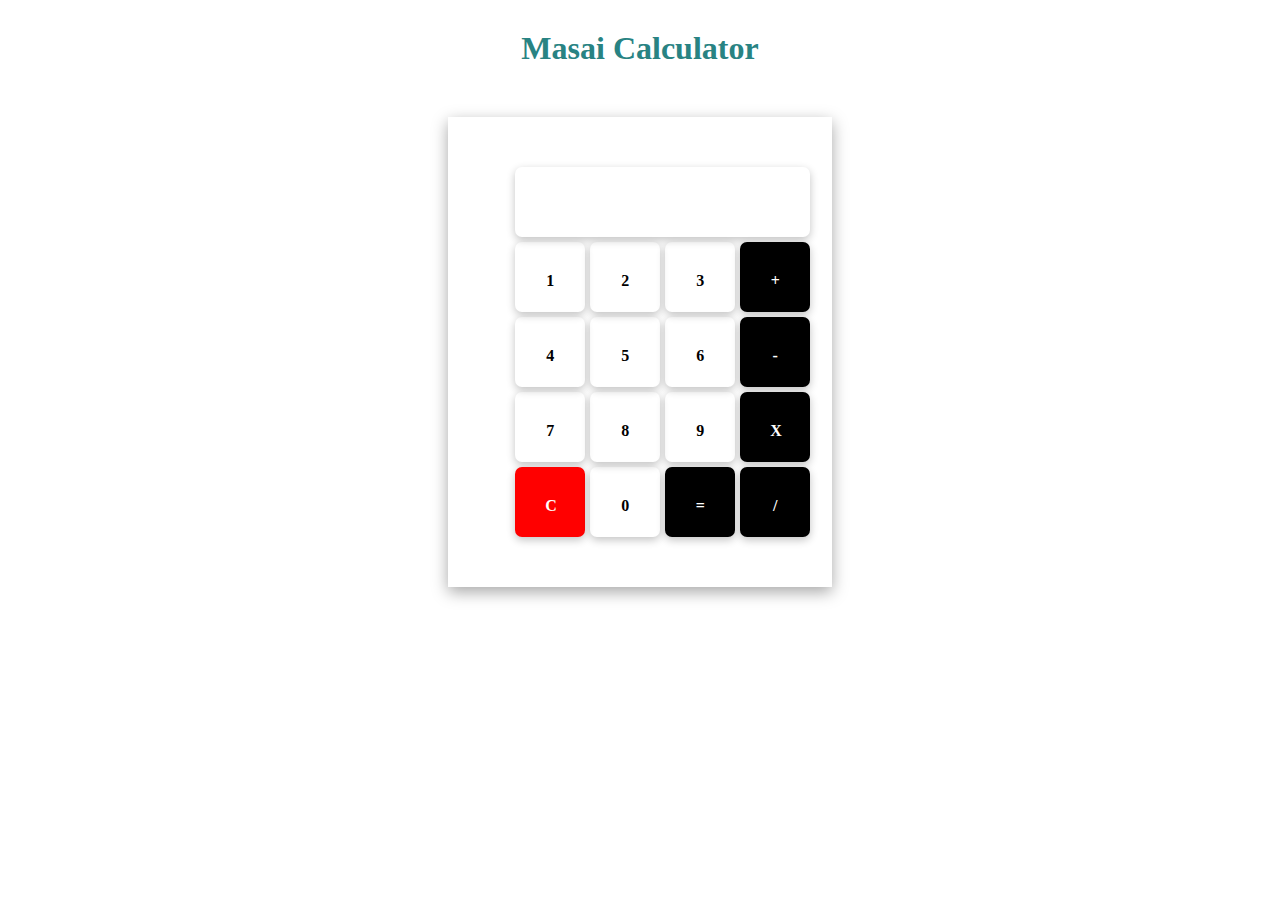
<file: Calculator/index.html>
<!DOCTYPE html>
<html lang="en">
<head>
    <meta charset="UTF-8">
    <meta name="viewport" content="width=device-width, initial-scale=1.0">
    <title>Calculator</title>
    <link rel="stylesheet" href="./style.css">
</head>
<body>
    <h1>Masai Calculator</h1>
    <div class="parent">
        <div class="child1">
            <div class="child"></div>
            <div class="child">1</div>
            <div class="child">2</div>
            <div class="child">3</div>
            <div class="child symbol">+</div>
            <div class="child">4</div>
            <div class="child">5</div>
            <div class="child">6</div>
            <div class="child symbol">-</div>
            <div class="child">7</div>
            <div class="child">8</div>
            <div class="child">9</div>
            <div class="child symbol">X</div>
            <div class="child Clear">C</div>
            <div class="child">0</div>
            <div class="child symbol">=</div>
            <div class="child symbol">/</div>
        </div>
    </div>
</body>
</html>
</file>
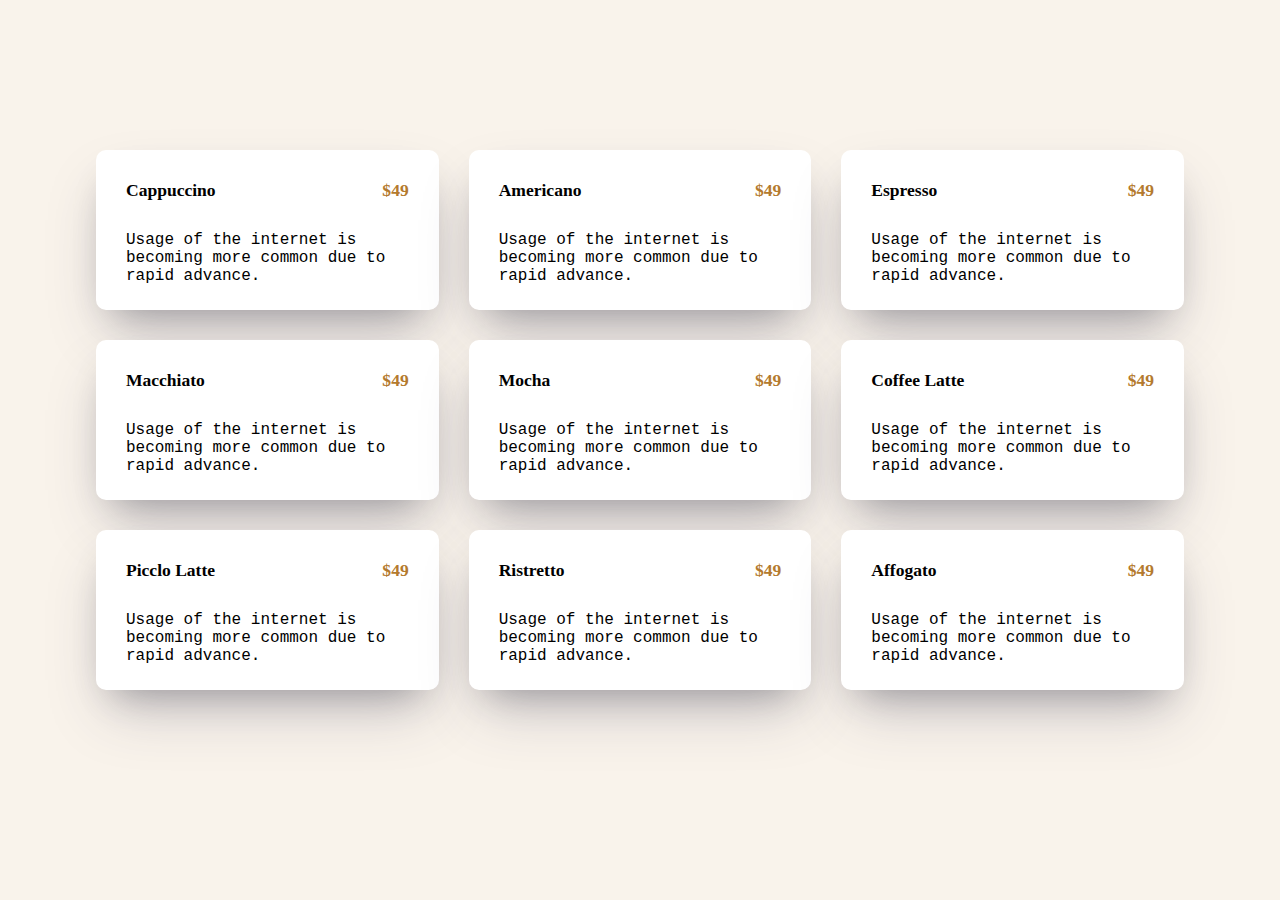
<file: Coffee/index.html>
<!DOCTYPE html>
<html lang="en">
<head>
    <meta charset="UTF-8">
    <meta name="viewport" content="width=device-width, initial-scale=1.0">
    <title>Document</title>
    <link rel="stylesheet" href="./style.css">
</head>
<body>
    <div id="parent">
        <div class="child">
            <div class="heading">
                <h3>Cappuccino</h3>
                <h3 class="dollar">$49</h3>
            </div>
            <p>Usage of the internet is becoming more common due to rapid advance.</p>
        </div>
        <div class="child">
                <div class="heading">
                    <h3>Americano</h3>
                    <h3 class="dollar">$49</h3>
                </div>
                <p>Usage of the internet is becoming more common due to rapid advance.</p>
        </div>
        <div class="child">
            <div class="heading">
                    <h3>Espresso</h3>
                    <h3 class="dollar">$49</h3>
                </div>
                <p>Usage of the internet is becoming more common due to rapid advance.</p>
        </div>
        <div class="child">
            <div class="heading">
                    <h3>Macchiato</h3>
                    <h3 class="dollar">$49</h3>
                </div>
                <p>Usage of the internet is becoming more common due to rapid advance.</p>
        </div>
        <div class="child">
            <div class="heading">
                    <h3>Mocha</h3>
                    <h3 class="dollar">$49</h3>
                </div>
                <p>Usage of the internet is becoming more common due to rapid advance.</p>
        </div>
        <div class="child">
            <div class="heading">
                    <h3>Coffee Latte</h3>
                    <h3 class="dollar">$49</h3>
                </div>
                <p>Usage of the internet is becoming more common due to rapid advance.</p>
        </div>
        <div class="child">
            <div class="heading">
                    <h3>Picclo Latte</h3>
                    <h3 class="dollar">$49</h3>
                </div>
                <p>Usage of the internet is becoming more common due to rapid advance.</p>
        </div>
        <div class="child">
            <div class="heading">
                    <h3>Ristretto</h3>
                    <h3 class="dollar">$49</h3>
                </div>
                <p>Usage of the internet is becoming more common due to rapid advance.</p>
        </div>
        <div class="child">
            <div class="heading">
                    <h3>Affogato</h3>
                    <h3 class="dollar">$49</h3>
                </div>
                <p>Usage of the internet is becoming more common due to rapid advance.</p>
        </div>
    </div>
</body>
</html>
</file>
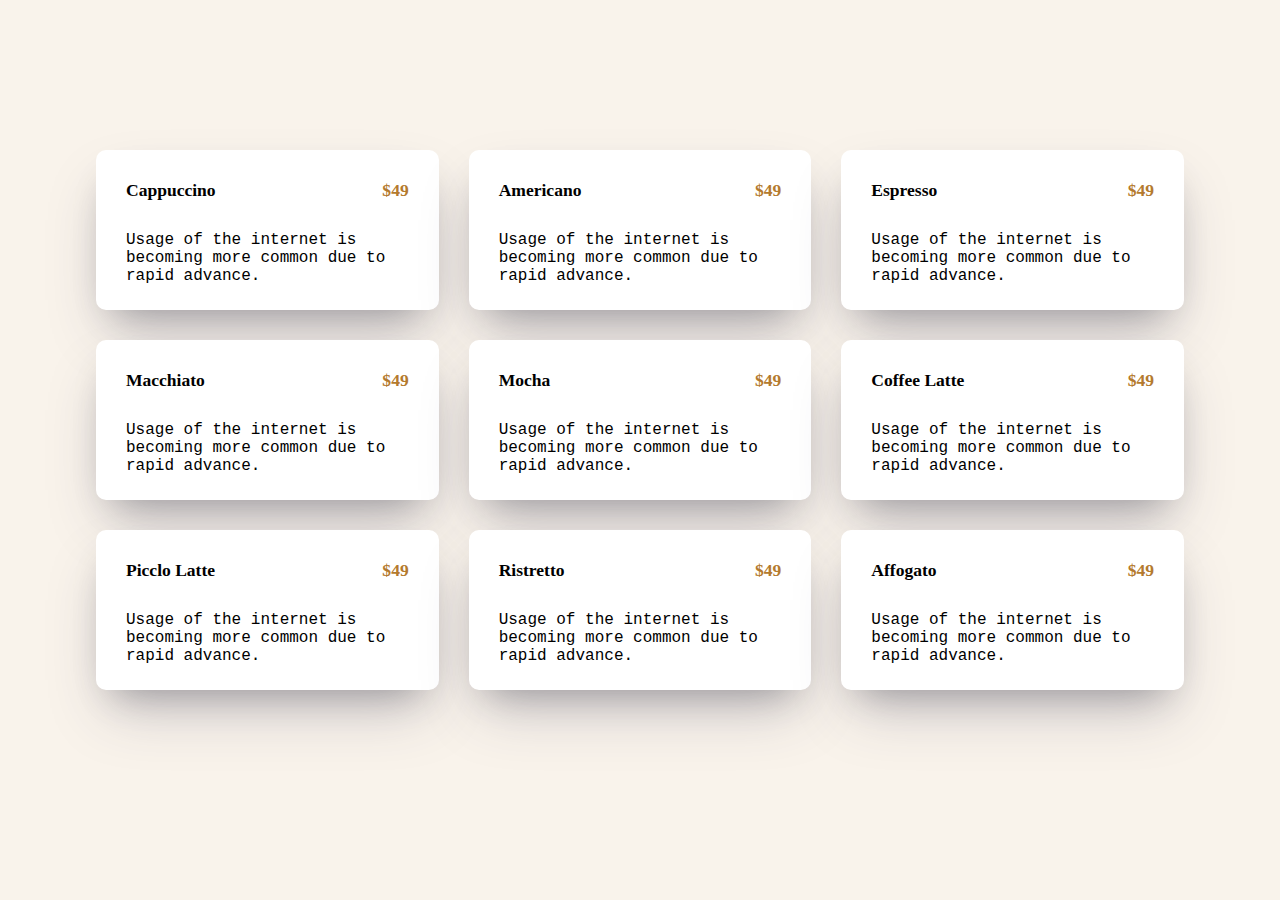
<file: coffee.html>
<!DOCTYPE html>
<html lang="en">
<head>
    <meta charset="UTF-8">
    <meta name="viewport" content="width=device-width, initial-scale=1.0">
    <title>Document</title>
    <style>
        *{
            margin: 0px;
            padding: 0px;
            box-sizing: border-box;
        }
        body{
            background-color: rgb(249, 243, 235);
        }
        #parent{
            width: 85%;
            margin: auto;
            margin-top: 150px;
            display: grid;
            grid-template-columns: repeat(3,1fr);
            gap:30px;
            background-color: rgb(249, 243, 235);
        }
        .child{
            background-color: white;
            border-radius: 10px;
            box-shadow: rgba(50, 50, 93, 0.25) 0px 30px 60px -12px, rgba(0, 0, 0, 0.3) 0px 18px 36px -18px;
        }
        .heading{
            display: flex;
            justify-content: space-between;
            padding:30px;
            font-family: Georgia;
            font-size: 15px;
        }
        .child p{
            padding: 0px 30px 25px 30px;
            font-weight:lighter;
            font-family: "Courier New";
        }
        .dollar{
            color:rgb(180, 122, 46)
        }

        @media all and (min-width:768px) and (max-width:1023px){
            #parent{
                grid-template-columns: repeat(2,1fr);
                width: 85%;
            }
        }

        @media all and (min-width:340px) and (max-width:767px){
            #parent{
                grid-template-columns: repeat(1,1fr);
                width: 85%;
            }
        }

    </style>
</head>
<body>
    <div id="parent">
        <div class="child">
            <div class="heading">
                <h3>Cappuccino</h3>
                <h3 class="dollar">$49</h3>
            </div>
            <p>Usage of the internet is becoming more common due to rapid advance.</p>
        </div>
        <div class="child">
                <div class="heading">
                    <h3>Americano</h3>
                    <h3 class="dollar">$49</h3>
                </div>
                <p>Usage of the internet is becoming more common due to rapid advance.</p>
        </div>
        <div class="child">
            <div class="heading">
                    <h3>Espresso</h3>
                    <h3 class="dollar">$49</h3>
                </div>
                <p>Usage of the internet is becoming more common due to rapid advance.</p>
        </div>
        <div class="child">
            <div class="heading">
                    <h3>Macchiato</h3>
                    <h3 class="dollar">$49</h3>
                </div>
                <p>Usage of the internet is becoming more common due to rapid advance.</p>
        </div>
        <div class="child">
            <div class="heading">
                    <h3>Mocha</h3>
                    <h3 class="dollar">$49</h3>
                </div>
                <p>Usage of the internet is becoming more common due to rapid advance.</p>
        </div>
        <div class="child">
            <div class="heading">
                    <h3>Coffee Latte</h3>
                    <h3 class="dollar">$49</h3>
                </div>
                <p>Usage of the internet is becoming more common due to rapid advance.</p>
        </div>
        <div class="child">
            <div class="heading">
                    <h3>Picclo Latte</h3>
                    <h3 class="dollar">$49</h3>
                </div>
                <p>Usage of the internet is becoming more common due to rapid advance.</p>
        </div>
        <div class="child">
            <div class="heading">
                    <h3>Ristretto</h3>
                    <h3 class="dollar">$49</h3>
                </div>
                <p>Usage of the internet is becoming more common due to rapid advance.</p>
        </div>
        <div class="child">
            <div class="heading">
                    <h3>Affogato</h3>
                    <h3 class="dollar">$49</h3>
                </div>
                <p>Usage of the internet is becoming more common due to rapid advance.</p>
        </div>
    </div>
</body>
</html>
</file>
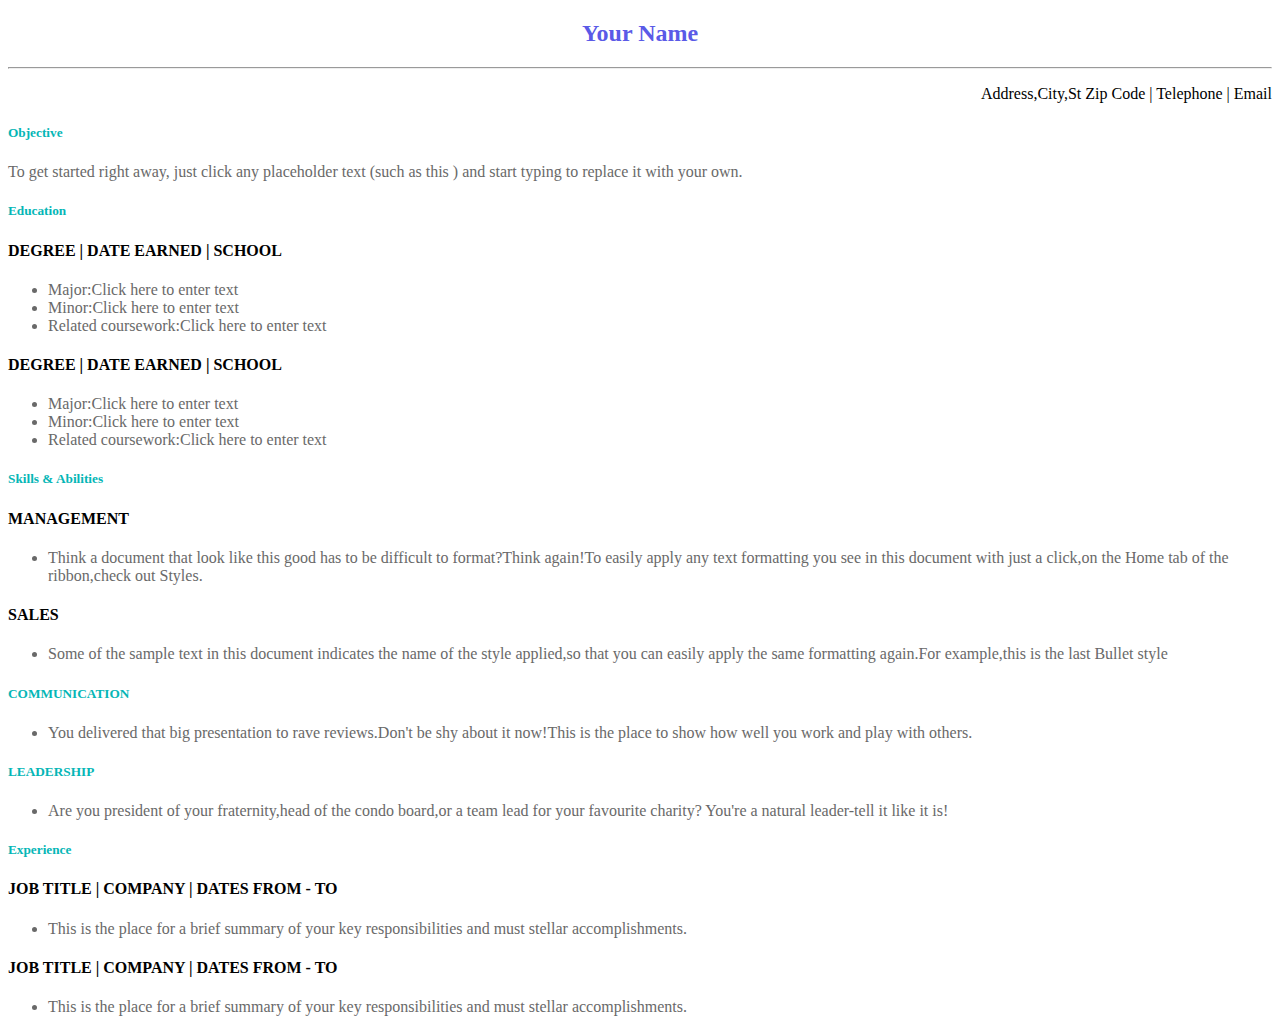
<file: resume.html>
<!DOCTYPE html>
<html lang="en">
<head>
    <title>Document</title>
    <style>
        #heading1{
            text-align: center;
            color:rgb(90, 90, 231);
        }
        #para{
            text-align: end;
        }
        .heading{
            color: rgb(5, 182, 182);
        }
        .light{
            color:dimgray
        }
    </style>
</head>
<body>
    <h2 id="heading1">Your Name</h2>
    <hr class="heading">
    <p id="para">Address,City,St Zip Code | Telephone | Email</p>
    <h5 class="heading">Objective</h5>
    <p class="light">To get started right away, just click any placeholder text (such as this ) and start typing to replace it with your own.</p>
    <h5 class="heading">Education</h5>
    <h4>DEGREE | DATE EARNED | SCHOOL</h4>
    <ul>
        <li class="light">Major:Click here to enter text</li>
        <li class="light">Minor:Click here to enter text</li>
        <li class="light">Related coursework:Click here to enter text</li>
    </ul>
    <h4>DEGREE | DATE EARNED | SCHOOL</h4>
    <ul>
        <li class="light">Major:Click here to enter text</li>
        <li class="light">Minor:Click here to enter text</li>
        <li class="light">Related coursework:Click here to enter text</li>
    </ul>
    <h5 class="heading">Skills & Abilities</h5>
    <h4>MANAGEMENT</h4>
    <ul>
        <li class="light">Think a document that look like this good has to be difficult to format?Think again!To easily apply any text formatting you see in this document with just a click,on the Home tab of the ribbon,check out Styles.</li>
    </ul>
    <h4>SALES</h4>
    <ul>
        <li class="light">Some of the sample text in this document indicates the name of the style applied,so that you can easily apply the same formatting again.For example,this is the last Bullet style</li>
    </ul>
    <h5 class="heading">COMMUNICATION</h5>
    <ul>
        <li class="light">You delivered that big presentation to rave reviews.Don't be shy about it now!This is the place to show how well you work and play with others.</li>
    </ul>
    <h5 class="heading">LEADERSHIP</h5>
    <ul>
        <li class="light">Are you president of your fraternity,head of the condo board,or a team lead for your favourite charity? You're a natural leader-tell it like it is!</li>
    </ul>
    <h5 class="heading">Experience</h5>
    <h4>JOB TITLE | COMPANY | DATES FROM - TO</h4>
    <ul>
        <li class="light">This is the place for a brief summary of your key responsibilities and must stellar accomplishments.</li>
    </ul>
    <h4>JOB TITLE | COMPANY | DATES FROM - TO</h4>
    <ul>
        <li class="light">This is the place for a brief summary of your key responsibilities and must stellar accomplishments.</li>
    </ul>
</body>
</html>
</file>
<file: Calculator/style.css>
*{
    margin: 0px;
    padding: 0px;
    box-sizing: border-box;
    text-align: center;
}
h1{
    margin-top: 30px;
    margin-bottom: 50px;
    font-weight: 900;
    color: rgb(40, 131, 131);
}
.parent{
    width: 30%;
    margin: auto;
    box-shadow: rgba(0, 0, 0, 0.35) 0px 5px 15px;
}
.child1{
    width: 65%;
    margin: auto;
    display: grid;
    grid-template-columns: repeat(4,70px);
    grid-template-rows: repeat(5,70px);
    gap: 5px;
    padding-top: 50px;
    padding-bottom: 50px;
}
.child{
    padding: 30px;
    border-radius: 7px;
    box-shadow: rgba(0, 0, 0, 0.24) 0px 3px 8px;
    font-weight:bold;
}
.child1 div:nth-child(1){
    grid-area: 1/1/2/5;
}
.symbol{
    color: white;
    background-color: black;
}
.Clear{
    color: white;
    background-color: red;
}
</file>
<file: Coffee/style.css>
*{
    margin: 0px;
    padding: 0px;
    box-sizing: border-box;
}
body{
    background-color: rgb(249, 243, 235);
}
#parent{
    width: 85%;
    margin: auto;
    margin-top: 150px;
    display: grid;
    grid-template-columns: repeat(3,1fr);
    gap:30px;
    background-color: rgb(249, 243, 235);
}
.child{
    background-color: white;
    border-radius: 10px;
    box-shadow: rgba(50, 50, 93, 0.25) 0px 30px 60px -12px, rgba(0, 0, 0, 0.3) 0px 18px 36px -18px;
}
.heading{
    display: flex;
    justify-content: space-between;
    padding:30px;
    font-family: Georgia;
    font-size: 15px;
}
.child p{
    padding: 0px 30px 25px 30px;
    font-weight:lighter;
    font-family: "Courier New";
}
.dollar{
    color:rgb(180, 122, 46)
}

@media all and (min-width:768px) and (max-width:1023px){
    #parent{
        grid-template-columns: repeat(2,1fr);
        width: 85%;
    }
}

@media all and (min-width:340px) and (max-width:767px){
    #parent{
        grid-template-columns: repeat(1,1fr);
        width: 85%;
    }
}
</file>
